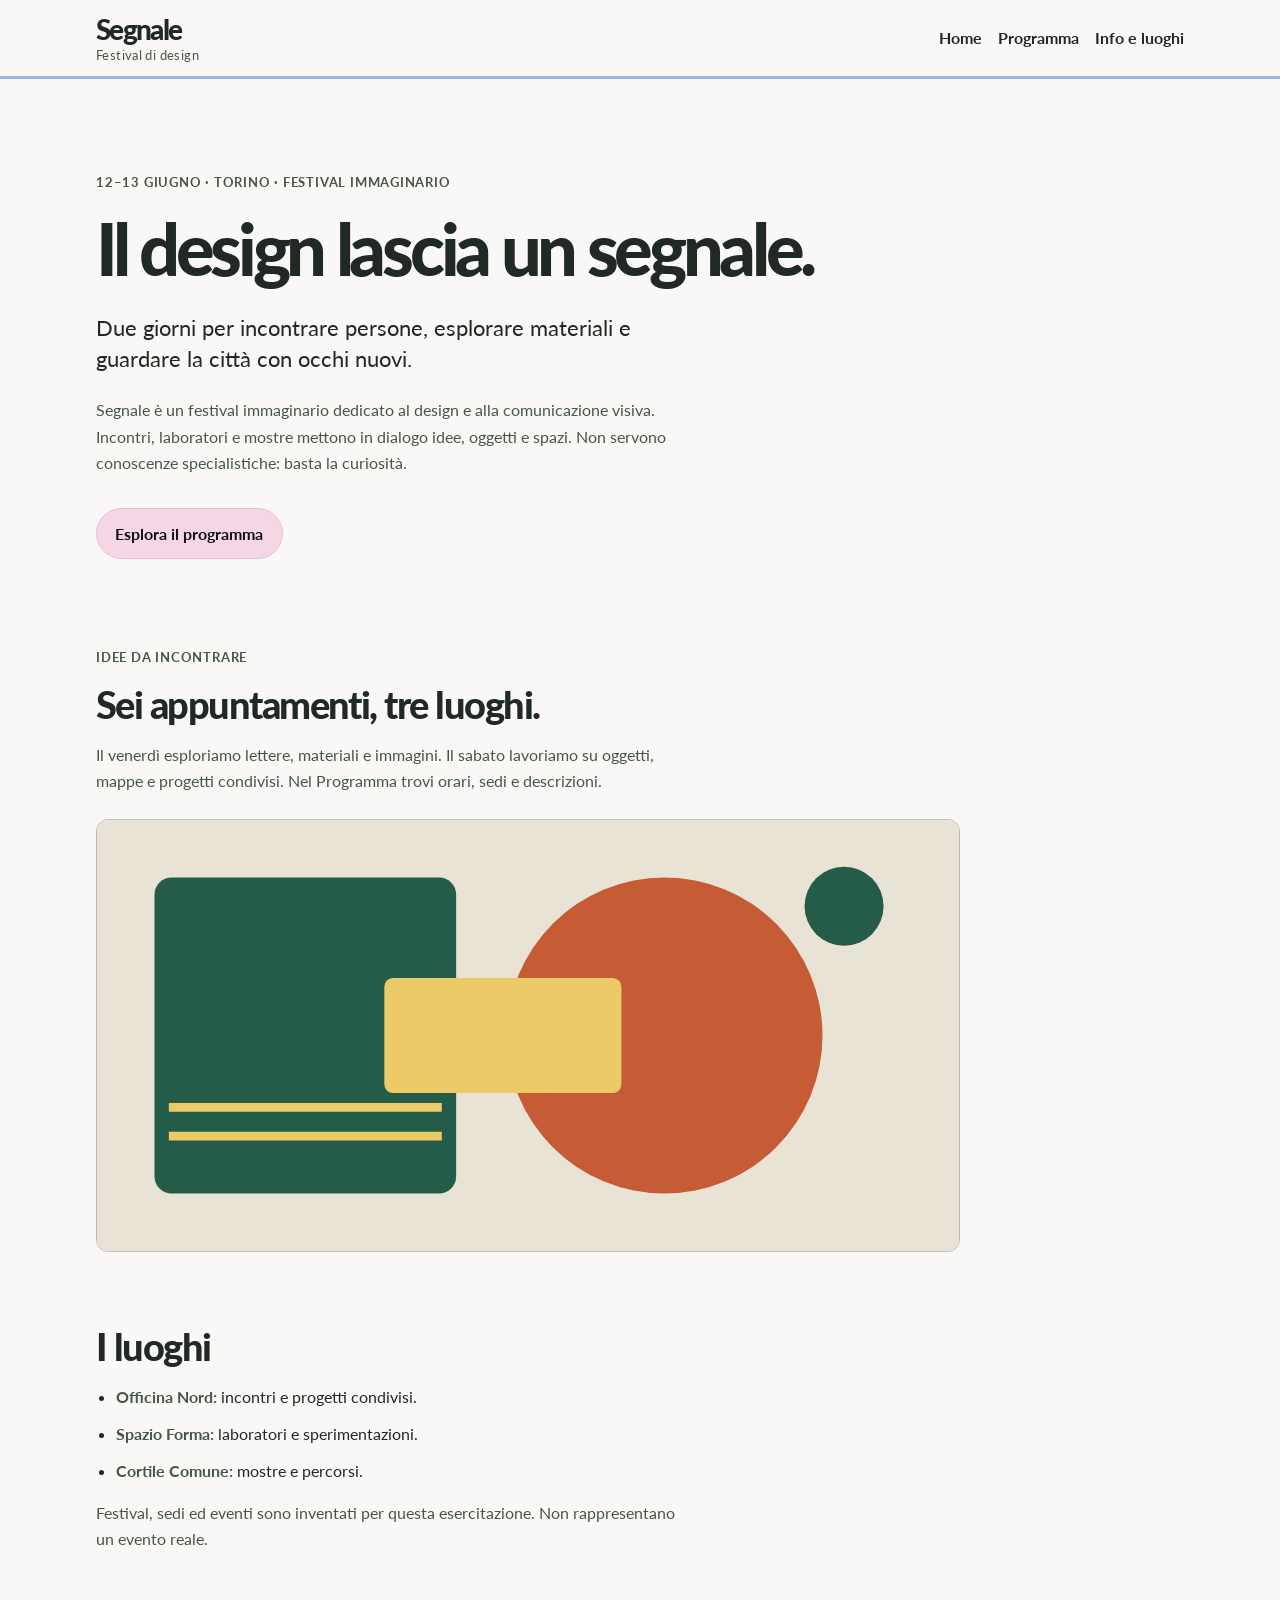
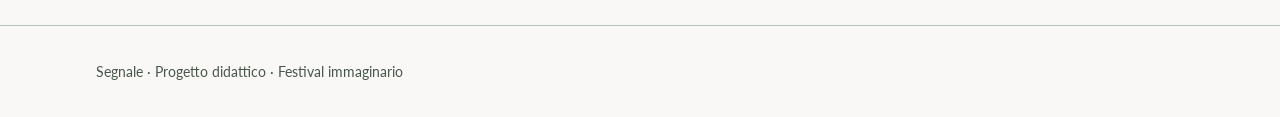
<file: index.html>
<!doctype html>
<html lang="it">
<head>
  <meta charset="utf-8">
  <meta name="viewport" content="width=device-width, initial-scale=1">
  <title>Segnale — Festival di design</title>
  <link rel="preconnect" href="https://fonts.googleapis.com">
  <link rel="preconnect" href="https://fonts.gstatic.com" crossorigin>
  <link href="https://fonts.googleapis.com/css2?family=Lato:wght@400;700&display=swap" rel="stylesheet">
  <link rel="stylesheet" href="style.css">
</head>
<body>
  <a class="skip-link" href="#contenuto">Vai al contenuto</a>

  <header class="site-header">
    <div class="container">
      <a class="brand" href="index.html">Segnale<span>Festival di design</span></a>
      <nav aria-label="Navigazione principale">
        <a href="index.html">Home</a>
        <a href="programma.html">Programma</a>
        <a href="info.html">Info e luoghi</a>
      </nav>
    </div>
  </header>

  <main id="contenuto" class="container">
    <section class="intro">
      <p class="eyebrow">12–13 giugno · Torino · Festival immaginario</p>
      <h1 id="titolo-home">Il design lascia un segnale.</h1>
      <p class="lead">Due giorni per incontrare persone, esplorare materiali e guardare la città con occhi nuovi.</p>
      <p class="reading-text">Segnale è un festival immaginario dedicato al design e alla comunicazione visiva. Incontri, laboratori e mostre mettono in dialogo idee, oggetti e spazi. Non servono conoscenze specialistiche: basta la curiosità.</p>
      <a class="button-link" href="programma.html">Esplora il programma</a>
    </section>

    <section class="content-section">
      <p class="eyebrow">Idee da incontrare</p>
      <h2 id="titolo-festival">Sei appuntamenti, tre luoghi.</h2>
      <p class="reading-text">Il venerdì esploriamo lettere, materiali e immagini. Il sabato lavoriamo su oggetti, mappe e progetti condivisi. Nel Programma trovi orari, sedi e descrizioni.</p>
      <img class="festival-image" src="assets/festival.svg" alt="Composizione geometrica di cerchi e rettangoli nei colori del festival" width="1200" height="600">
    </section>

    <section class="content-section">
      <h2 id="titolo-luoghi">I luoghi</h2>
      <ul class="venues">
        <li><strong>Officina Nord:</strong> incontri e progetti condivisi.</li>
        <li><strong>Spazio Forma:</strong> laboratori e sperimentazioni.</li>
        <li><strong>Cortile Comune:</strong> mostre e percorsi.</li>
      </ul>
      <p class="reading-text">Festival, sedi ed eventi sono inventati per questa esercitazione. Non rappresentano un evento reale.</p>
    </section>
  </main>

  <footer class="site-footer">
    <div class="container">
      <p>Segnale · Progetto didattico · Festival immaginario</p>
    </div>
  </footer>
</body>
</html>
</file>
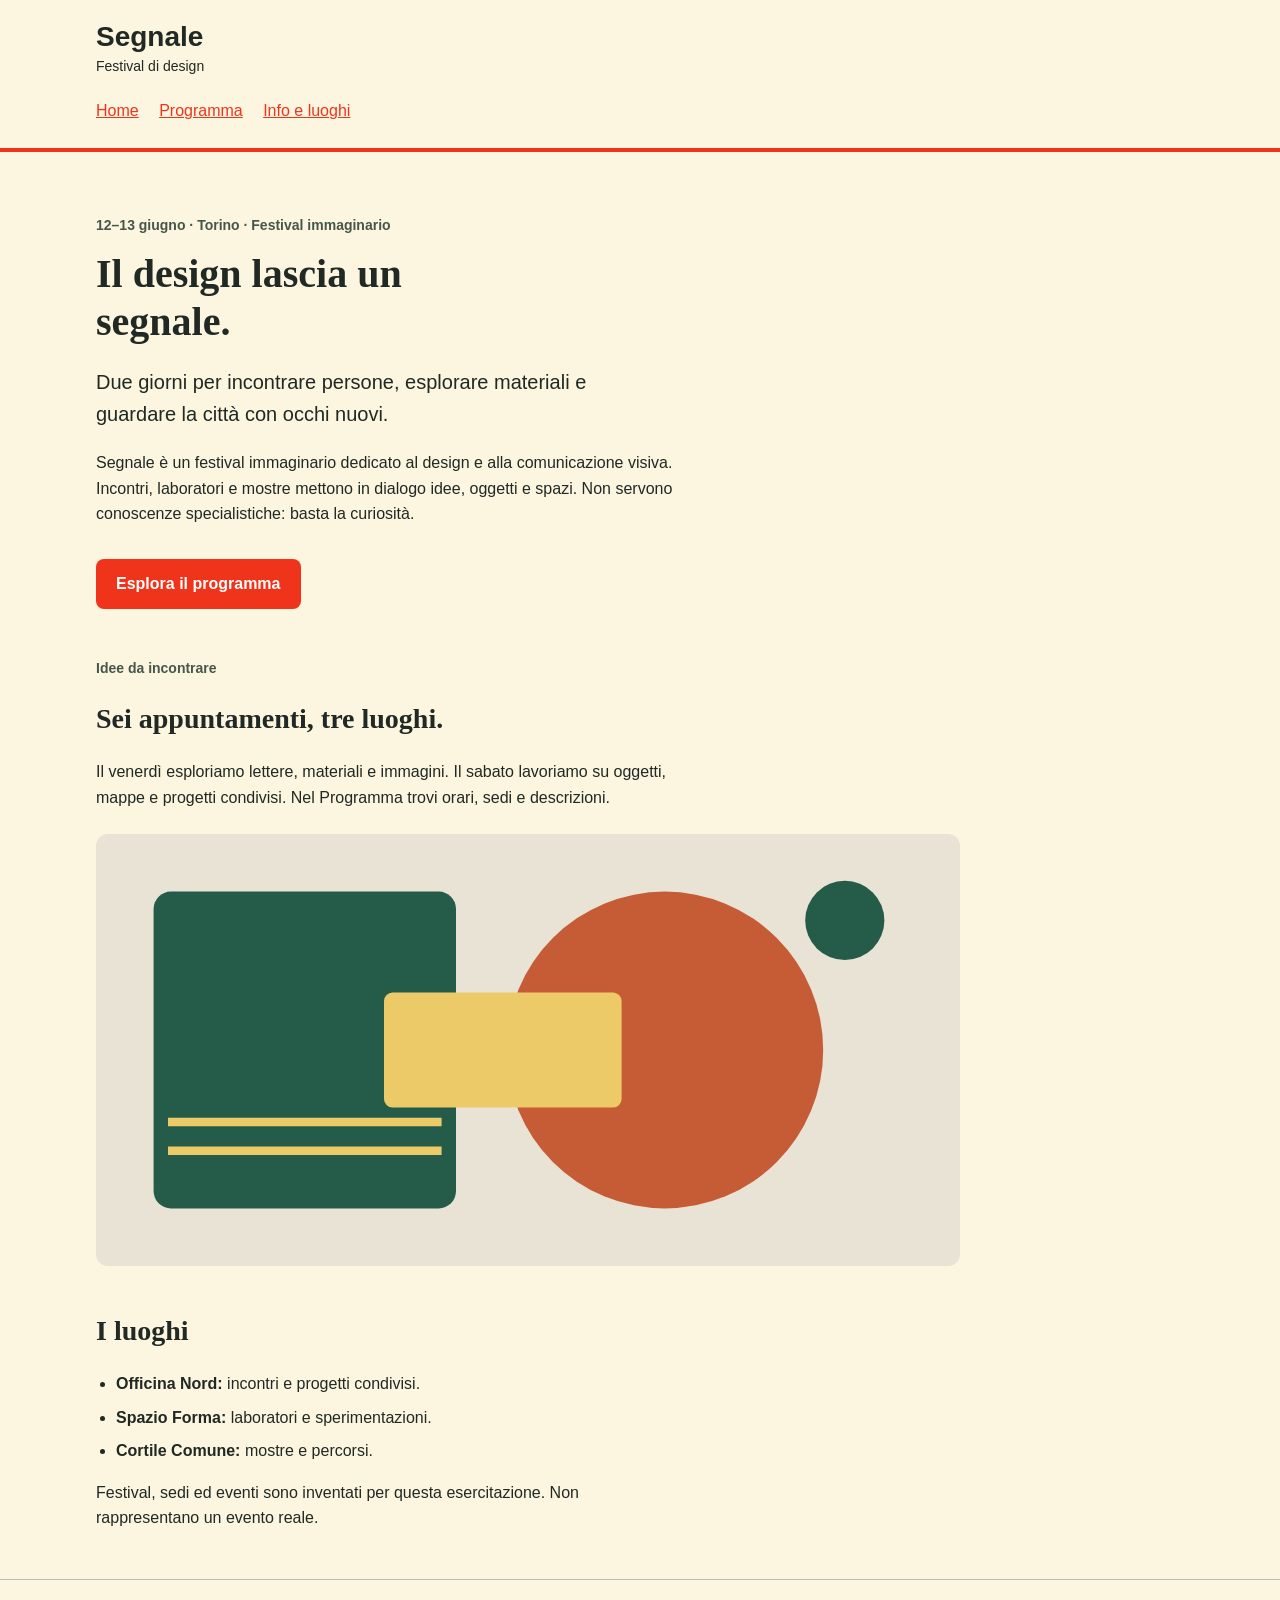
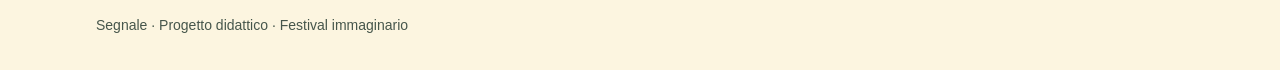
<file: festival-segnale/index.html>
<!doctype html>
<html lang="it">
<head>
  <meta charset="utf-8">
  <meta name="viewport" content="width=device-width, initial-scale=1">
  <title>Segnale — Festival di design</title>
  <link rel="stylesheet" href="style.css">
</head>
<body>
  <a class="skip-link" href="#contenuto">Vai al contenuto</a>

  <header class="site-header">
    <div class="container">
      <a class="brand" href="index.html">Segnale<span>Festival di design</span></a>
      <nav aria-label="Navigazione principale">
        <a href="index.html">Home</a>
        <a href="programma.html">Programma</a>
        <a href="info.html">Info e luoghi</a>
      </nav>
    </div>
  </header>

  <main id="contenuto" class="container">
    <section class="intro">
      <p class="eyebrow">12–13 giugno · Torino · Festival immaginario</p>
      <h1 id="titolo-home">Il design lascia un segnale.</h1>
      <p class="lead">Due giorni per incontrare persone, esplorare materiali e guardare la città con occhi nuovi.</p>
      <p class="reading-text">Segnale è un festival immaginario dedicato al design e alla comunicazione visiva. Incontri, laboratori e mostre mettono in dialogo idee, oggetti e spazi. Non servono conoscenze specialistiche: basta la curiosità.</p>
      <a class="button-link" href="programma.html">Esplora il programma</a>
    </section>

    <section class="content-section">
      <p class="eyebrow">Idee da incontrare</p>
      <h2 id="titolo-festival">Sei appuntamenti, tre luoghi.</h2>
      <p class="reading-text">Il venerdì esploriamo lettere, materiali e immagini. Il sabato lavoriamo su oggetti, mappe e progetti condivisi. Nel Programma trovi orari, sedi e descrizioni.</p>
      <img class="festival-image" src="assets/festival.svg" alt="Composizione geometrica di cerchi e rettangoli nei colori del festival" width="1200" height="600">
    </section>

    <section class="content-section">
      <h2 id="titolo-luoghi">I luoghi</h2>
      <ul class="venues">
        <li><strong>Officina Nord:</strong> incontri e progetti condivisi.</li>
        <li><strong>Spazio Forma:</strong> laboratori e sperimentazioni.</li>
        <li><strong>Cortile Comune:</strong> mostre e percorsi.</li>
      </ul>
      <p class="reading-text">Festival, sedi ed eventi sono inventati per questa esercitazione. Non rappresentano un evento reale.</p>
    </section>
  </main>

  <footer class="site-footer">
    <div class="container">
      <p>Segnale · Progetto didattico · Festival immaginario</p>
    </div>
  </footer>
</body>
</html>
</file>
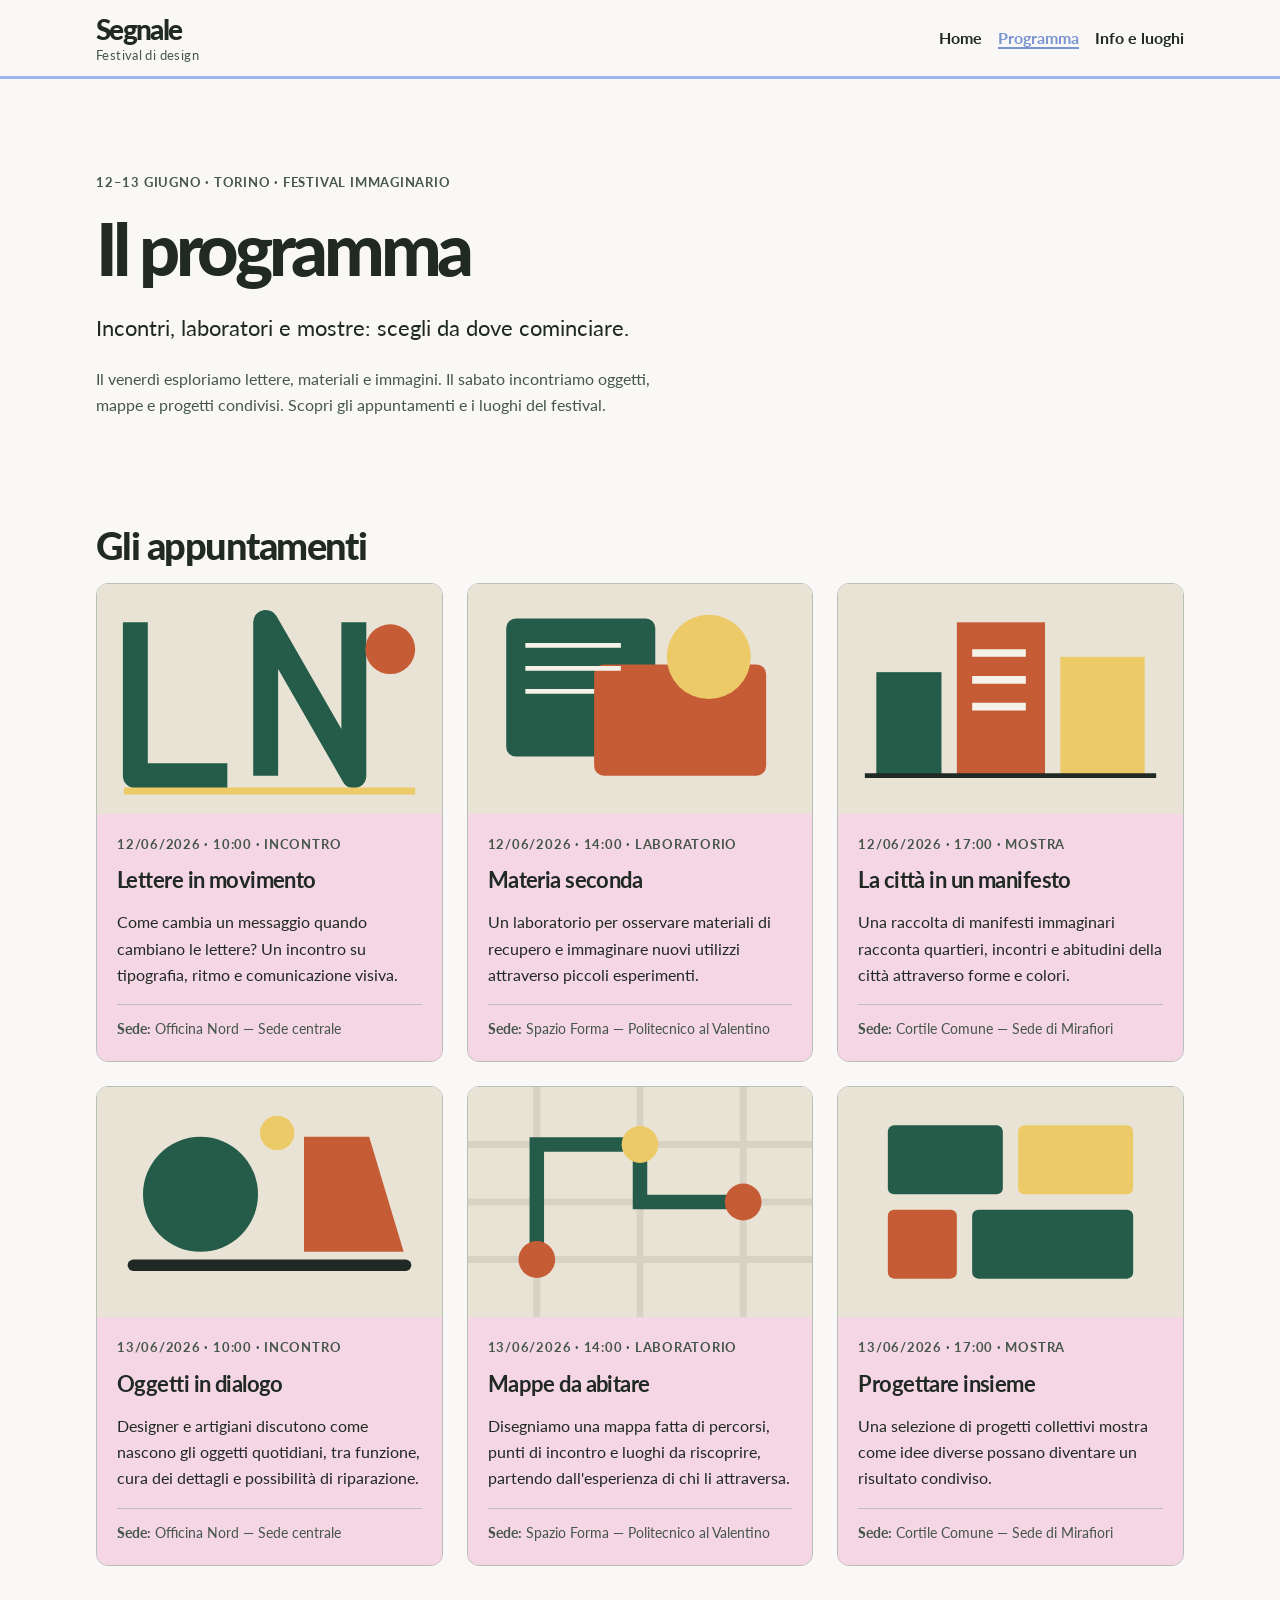
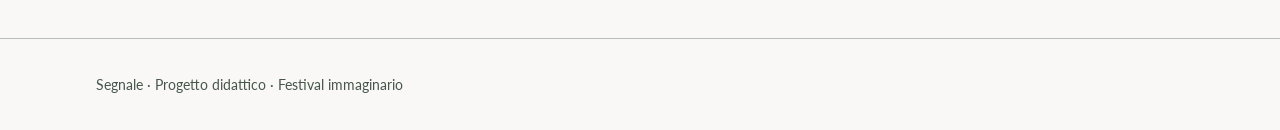
<file: programma.html>
<!doctype html>
<html lang="it">
<head>
  <meta charset="utf-8">
  <meta name="viewport" content="width=device-width, initial-scale=1">
  <title>Programma — Segnale</title>
  <link rel="preconnect" href="https://fonts.googleapis.com">
  <link rel="preconnect" href="https://fonts.gstatic.com" crossorigin>
  <link href="https://fonts.googleapis.com/css2?family=Lato:wght@400;700&display=swap" rel="stylesheet">
  <link rel="stylesheet" href="style.css">
</head>
<body>
  <a class="skip-link" href="#contenuto">Vai al contenuto</a>

  <header class="site-header">
    <div class="container">
      <a class="brand" href="index.html">Segnale<span>Festival di design</span></a>
      <nav aria-label="Navigazione principale">
        <a href="index.html">Home</a>
        <a href="programma.html" aria-current="page">Programma</a>
        <a href="info.html">Info e luoghi</a>
      </nav>
    </div>
  </header>

  <main id="contenuto" class="container">
    <section class="intro">
      <p class="eyebrow">12–13 giugno · Torino · Festival immaginario</p>
      <h1 id="titolo-programma">Il programma</h1>
      <p class="lead">Incontri, laboratori e mostre: scegli da dove cominciare.</p>
      <p class="reading-text">
        Il venerdì esploriamo lettere, materiali e immagini. Il sabato incontriamo
        oggetti, mappe e progetti condivisi. Scopri gli appuntamenti e i luoghi
        del festival.
      </p>
    </section>

    <section class="content-section" aria-labelledby="titolo-eventi">
      <h2 id="titolo-eventi">Gli appuntamenti</h2>
      <p id="stato-programma" role="status" aria-live="polite">
        Caricamento del programma…
      </p>
      <div class="event-grid" id="event-grid"></div>
    </section>
  </main>

  <footer class="site-footer">
    <div class="container">
      <p>Segnale · Progetto didattico · Festival immaginario</p>
    </div>
  </footer>

  <script>
    const statoProgramma = document.querySelector("#stato-programma");
    const grigliaEventi = document.querySelector("#event-grid");

    function formattaData(data) {
      const [anno, mese, giorno] = data.split("-");
      return `${giorno}/${mese}/${anno}`;
    }

    async function caricaProgramma() {
      try {
        const [rispostaEventi, rispostaSedi] = await Promise.all([
          fetch("dati/eventi.json"),
          fetch("dati/sedi.json")
        ]);

        if (!rispostaEventi.ok || !rispostaSedi.ok) {
          throw new Error("Non è stato possibile leggere i file JSON.");
        }

        const [eventi, sedi] = await Promise.all([
          rispostaEventi.json(),
          rispostaSedi.json()
        ]);

        if (!Array.isArray(eventi) || !Array.isArray(sedi)) {
          throw new Error("Il formato dei file JSON non è valido.");
        }

        grigliaEventi.replaceChildren();

        if (eventi.length === 0) {
          statoProgramma.textContent =
            "Al momento non ci sono eventi in programma.";
          return;
        }

        const sediPerId = new Map(sedi.map(sede => [sede.id, sede]));

        for (const evento of eventi) {
          const sede = sediPerId.get(evento.sede_id);

          const scheda = document.createElement("article");
          scheda.className = "event-card";

          const immagine = document.createElement("img");
          immagine.src = evento.immagine;
          immagine.alt = evento.immagine_alt || "";
          immagine.width = 900;
          immagine.height = 600;

          const corpo = document.createElement("div");
          corpo.className = "event-body";

          const meta = document.createElement("p");
          meta.className = "event-meta";
          meta.textContent =
            `${formattaData(evento.data)} · ${evento.orario} · ${evento.categoria}`;

          const titolo = document.createElement("h3");
          titolo.textContent = evento.titolo;

          const descrizione = document.createElement("p");
          descrizione.textContent = evento.descrizione;

          const luogo = document.createElement("p");
          luogo.className = "event-place";

          const etichettaSede = document.createElement("strong");
          etichettaSede.textContent = "Sede:";

          luogo.append(
            etichettaSede,
            ` ${sede ? sede.nome : "Sede da definire"}`
          );

          corpo.append(meta, titolo, descrizione, luogo);
          scheda.append(immagine, corpo);
          grigliaEventi.append(scheda);
        }

        statoProgramma.textContent = "";
      } catch (errore) {
        console.error(errore);
        statoProgramma.textContent =
          "Non è stato possibile caricare il programma. Riprova più tardi.";
      }
    }

    caricaProgramma();
  </script>
</body>
</html>
</file>
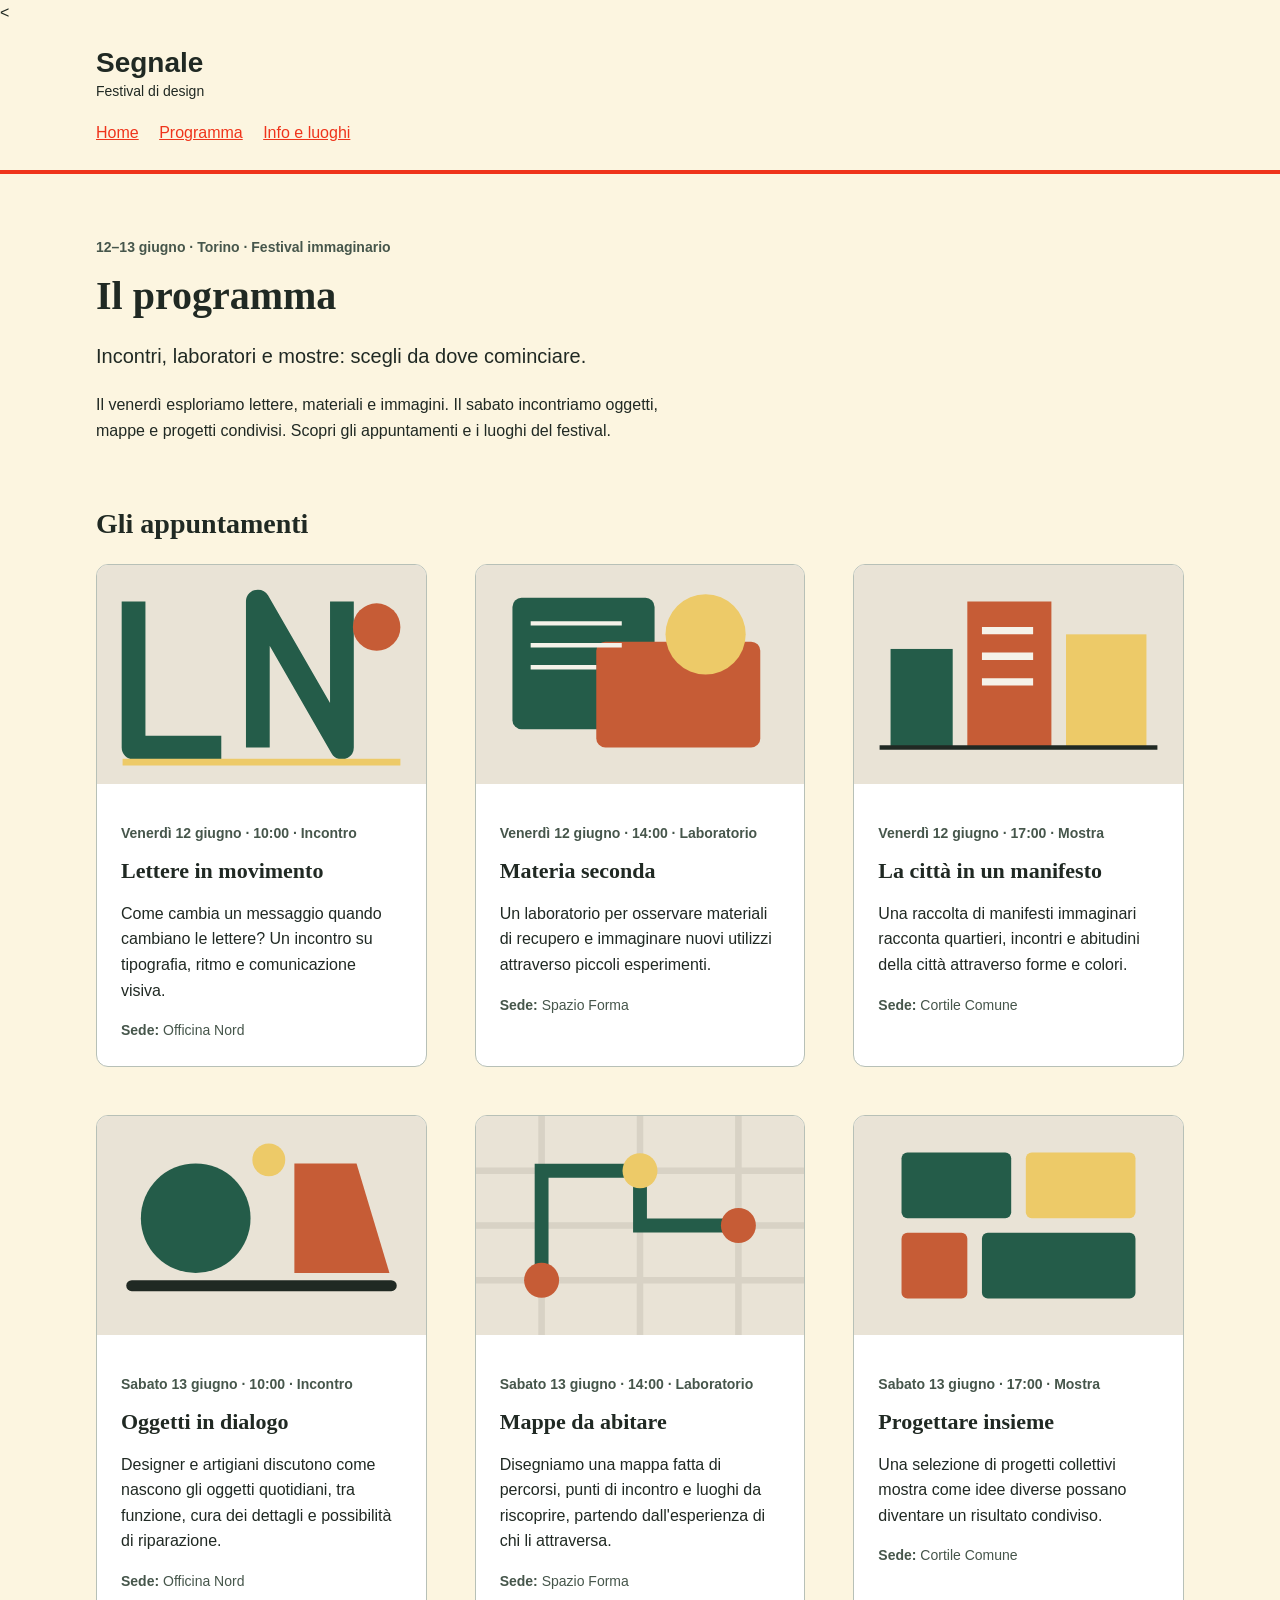
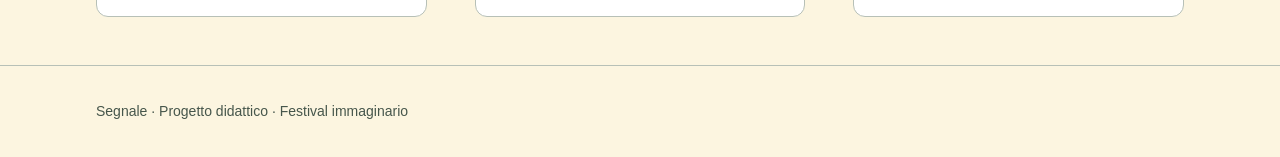
<file: festival-segnale/programma.html>
<<!doctype html>
<html lang="it">
<head>
  <meta charset="utf-8">
  <meta name="viewport" content="width=device-width, initial-scale=1">
  <title>Programma — Segnale</title>
  <link rel="stylesheet" href="style.css">
</head>
<body>
  <a class="skip-link" href="#contenuto">Vai al contenuto</a>

  <header class="site-header">
    <div class="container">
      <a class="brand" href="index.html">Segnale<span>Festival di design</span></a>
      <nav aria-label="Navigazione principale">
        <a href="index.html">Home</a>
        <a href="programma.html">Programma</a>
        <a href="info.html">Info e luoghi</a>
      </nav>
    </div>
  </header>

  <main id="contenuto" class="container">
    <section class="intro">
      <p class="eyebrow">12–13 giugno · Torino · Festival immaginario</p>
      <h1 id="titolo-programma">Il programma</h1>
      <p class="lead">Incontri, laboratori e mostre: scegli da dove cominciare.</p>
      <p class="reading-text">Il venerdì esploriamo lettere, materiali e immagini. Il sabato incontriamo oggetti, mappe e progetti condivisi. Scopri gli appuntamenti e i luoghi del festival.</p>
    </section>

    <section class="content-section">
      <h2 id="titolo-eventi">Gli appuntamenti</h2>
      <div class="event-grid">
        <article class="event-card">
          <img src="assets/lettere-in-movimento.svg" alt="Lettere geometriche disposte su una griglia" width="900" height="600">
          <div class="event-body">
            <p class="event-meta">Venerdì 12 giugno · 10:00 · Incontro</p>
            <h3>Lettere in movimento</h3>
            <p>Come cambia un messaggio quando cambiano le lettere? Un incontro su tipografia, ritmo e comunicazione visiva.</p>
            <p class="event-place"><strong>Sede:</strong> Officina Nord</p>
          </div>
        </article>

        <article class="event-card">
          <img src="assets/materia-seconda.svg" alt="Forme sovrapposte che richiamano campioni di materiali" width="900" height="600">
          <div class="event-body">
            <p class="event-meta">Venerdì 12 giugno · 14:00 · Laboratorio</p>
            <h3>Materia seconda</h3>
            <p>Un laboratorio per osservare materiali di recupero e immaginare nuovi utilizzi attraverso piccoli esperimenti.</p>
            <p class="event-place"><strong>Sede:</strong> Spazio Forma</p>
          </div>
        </article>

        <article class="event-card">
          <img src="assets/citta-manifesto.svg" alt="Rettangoli colorati compongono una città astratta." width="900" height="600">
          <div class="event-body">
            <p class="event-meta">Venerdì 12 giugno · 17:00 · Mostra</p>
            <h3>La città in un manifesto</h3>
            <p>Una raccolta di manifesti immaginari racconta quartieri, incontri e abitudini della città attraverso forme e colori.</p>
            <p class="event-place"><strong>Sede:</strong> Cortile Comune</p>
          </div>
        </article>

        <article class="event-card">
          <img src="assets/oggetti-dialogo.svg" alt="Due forme geometriche si fronteggiano sopra una linea comune." width="900" height="600">
          <div class="event-body">
            <p class="event-meta">Sabato 13 giugno · 10:00 · Incontro</p>
            <h3>Oggetti in dialogo</h3>
            <p>Designer e artigiani discutono come nascono gli oggetti quotidiani, tra funzione, cura dei dettagli e possibilità di riparazione.</p>
            <p class="event-place"><strong>Sede:</strong> Officina Nord</p>
          </div>
        </article>

        <article class="event-card">
          <img src="assets/mappe-abitare.svg" alt="Un percorso collega tre punti su una mappa geometrica." width="900" height="600">
          <div class="event-body">
            <p class="event-meta">Sabato 13 giugno · 14:00 · Laboratorio</p>
            <h3>Mappe da abitare</h3>
            <p>Disegniamo una mappa fatta di percorsi, punti di incontro e luoghi da riscoprire, partendo dall'esperienza di chi li attraversa.</p>
            <p class="event-place"><strong>Sede:</strong> Spazio Forma</p>
          </div>
        </article>

        <article class="event-card">
          <img src="assets/progettare-insieme.svg" alt="Moduli di colori diversi si incastrano in una composizione comune." width="900" height="600">
          <div class="event-body">
            <p class="event-meta">Sabato 13 giugno · 17:00 · Mostra</p>
            <h3>Progettare insieme</h3>
            <p>Una selezione di progetti collettivi mostra come idee diverse possano diventare un risultato condiviso.</p>
            <p class="event-place"><strong>Sede:</strong> Cortile Comune</p>
          </div>
        </article>
      </div>
    </section>
  </main>

  <footer class="site-footer">
    <div class="container">
      <p>Segnale · Progetto didattico · Festival immaginario</p>
    </div>
  </footer>
</body>
</html>
</file>
<file: style.css>
/* Segnale: stile condiviso per Home, Programma e Info e luoghi. */

:root {
  --colore-primario: #9BB4ED;
  --colore-primario-scuro: #7A94D0;
  --colore-rosa: #F5D6E5;
  --colore-rosa-hover: #edc3d7;
  --colore-sfondo: #f9f8f6;
  --colore-testo: #202923;
  --colore-secondario: #46564b;
  --colore-bordo: #b7c0b7;
  --colore-bianco: #ffffff;

  --font-testo: "Lato", Arial, Helvetica, sans-serif;
  --font-titoli: "Lato", Arial, Helvetica, sans-serif;
  --raggio: 0.75rem;
}

* {
  box-sizing: border-box;
}

html {
  scroll-behavior: smooth;
}

body {
  margin: 0;
  background: var(--colore-sfondo);
  color: var(--colore-testo);
  font-family: var(--font-testo);
  font-size: 1rem;
  line-height: 1.65;
}

img {
  max-width: 100%;
}

a {
  color: var(--colore-testo);
  text-underline-offset: 0.2em;
}

a:hover {
  color: var(--colore-primario-scuro);
}

a:focus-visible,
button:focus-visible {
  outline: 3px solid var(--colore-testo);
  outline-offset: 3px;
}

.container {
  width: 92%;
  max-width: 68rem;
  margin-inline: auto;
}

/* Link di accessibilità */
.skip-link {
  position: absolute;
  top: -6rem;
  left: 1rem;
  z-index: 2000;
  padding: 0.75rem 1rem;
  background: var(--colore-bianco);
  color: var(--colore-testo);
}

.skip-link:focus {
  top: 1rem;
}

/* Header sticky e navigazione responsive */
.site-header {
  position: sticky;
  top: 0;
  z-index: 1000;
  padding: 0.85rem 0;
  border-bottom: 3px solid var(--colore-primario);
  background: var(--colore-sfondo);
}

.site-header .container {
  display: flex;
  flex-direction: column;
  align-items: flex-start;
  gap: 0.75rem;
}

.brand {
  display: inline-block;
  color: var(--colore-testo);
  font-size: 1.75rem;
  font-weight: 900;
  letter-spacing: -0.06em;
  line-height: 1.1;
  text-decoration: none;
}

.brand span {
  display: block;
  margin-top: 0.25rem;
  color: var(--colore-secondario);
  font-size: 0.8rem;
  font-weight: 400;
  letter-spacing: 0.03em;
}

nav {
  display: flex;
  flex-direction: column;
  align-items: flex-start;
  gap: 0.25rem;
}

nav a {
  display: inline-block;
  padding: 0.2rem 0;
  color: var(--colore-testo);
  font-weight: 700;
  text-decoration: none;
}

nav a:hover,
nav a[aria-current="page"] {
  color: var(--colore-primario-scuro);
  text-decoration: underline;
  text-decoration-thickness: 2px;
}

/* Tipografia e contenuti */
.intro {
  padding: clamp(2.5rem, 7vw, 5rem) 0 1rem;
}

.eyebrow,
.event-meta {
  color: var(--colore-secondario);
  font-size: 0.82rem;
  font-weight: 700;
  letter-spacing: 0.06em;
  text-transform: uppercase;
}

h1,
h2,
h3 {
  color: var(--colore-testo);
  font-family: var(--font-titoli);
  line-height: 1.15;
}

h1 {
  max-width: 18ch;
  margin: 0.65rem 0 1.1rem;
  font-size: clamp(2.4rem, 6vw, 4.5rem);
  font-weight: 900;
  letter-spacing: -0.06em;
}

h2 {
  margin: 0 0 1rem;
  font-size: clamp(1.7rem, 3.5vw, 2.4rem);
  font-weight: 900;
  letter-spacing: -0.04em;
}

h3 {
  margin: 0.5rem 0 0.75rem;
  font-size: 1.4rem;
  font-weight: 700;
  letter-spacing: -0.025em;
}

.lead {
  max-width: 48ch;
  color: var(--colore-testo);
  font-size: clamp(1.15rem, 2.5vw, 1.4rem);
  line-height: 1.4;
}

.reading-text {
  max-width: 65ch;
  color: var(--colore-secondario);
}

.content-section {
  margin: clamp(2.5rem, 6vw, 4.5rem) 0;
}

/* Pulsante rosa */
.button-link {
  display: inline-block;
  margin-top: 1rem;
  padding: 0.7rem 1.15rem;
  border: 1px solid #e8bfd2;
  border-radius: 999px;
  background: var(--colore-rosa);
  color: #121212;
  font-weight: 700;
  text-decoration: none;
  transition: background-color 160ms ease;
}

.button-link:hover {
  background: var(--colore-rosa-hover);
  color: #121212;
}

/* Immagine home: responsive, senza ritaglio */
.festival-image {
  display: block;
  width: 100%;
  max-width: 54rem;
  height: auto;
  margin-top: 1.5rem;
  border: 1px solid var(--colore-bordo);
  border-radius: var(--raggio);
}

/* Elenchi delle sedi */
.venues,
.venue-addresses {
  padding-left: 1.25rem;
}

.venues li,
.venue-addresses li {
  margin-bottom: 0.65rem;
}

.venues strong,
.venue-addresses strong {
  color: var(--colore-secondario);
}

/* Schede degli eventi */
.event-grid {
  display: grid;
  grid-template-columns: minmax(0, 1fr);
  gap: 1.5rem;
}

.event-card {
  min-width: 0;
  overflow: hidden;
  border: 1px solid var(--colore-bordo);
  border-radius: var(--raggio);
  background: var(--colore-rosa);
}

.event-card img {
  display: block;
  width: 100%;
  height: auto;
  object-fit: contain;
  background: var(--colore-bianco);
}

.event-body {
  padding: 1.25rem;
  background: var(--colore-rosa);
}

.event-meta {
  margin-top: 0;
  font-size: 0.8rem;
}

.event-place {
  margin-bottom: 0;
  padding-top: 0.75rem;
  border-top: 1px solid var(--colore-bordo);
  color: var(--colore-secondario);
  font-size: 0.9rem;
}

/* Galleria Swiper: immagini responsive senza ritaglio */
.luoghi-swiper {
  width: 100%;
  max-width: 54rem;
  overflow: hidden;
  border: 1px solid var(--colore-bordo);
  border-radius: var(--raggio);
  background: var(--colore-bianco);
}

.luoghi-swiper .swiper-slide {
  height: auto;
  margin: 0;
  overflow: hidden;
  background: var(--colore-bianco);
}

.luoghi-swiper .swiper-slide img {
  display: block;
  width: 100%;
  height: auto;
  max-height: 38rem;
  object-fit: contain;
  background: var(--colore-bianco);
}

.luoghi-swiper figcaption {
  display: grid;
  gap: 0.25rem;
  padding: 1rem 1.25rem;
  color: var(--colore-testo);
}

.gallery-controls {
  display: flex;
  align-items: center;
  justify-content: center;
  gap: 1.5rem;
  min-height: 3.5rem;
}

.luoghi-swiper .swiper-button-prev,
.luoghi-swiper .swiper-button-next {
  position: static;
  flex: 0 0 2.75rem;
  width: 2.75rem;
  height: 2.75rem;
  margin: 0;
  color: var(--colore-primario-scuro);
}

.luoghi-swiper .swiper-button-prev::after,
.luoghi-swiper .swiper-button-next::after {
  font-size: 1.25rem;
  font-weight: 700;
}

.luoghi-swiper .swiper-pagination {
  position: static;
  width: auto;
  color: var(--colore-testo);
}

/* Mappa */
.map-container {
  width: 100%;
  overflow: hidden;
  border: 1px solid var(--colore-bordo);
  border-radius: var(--raggio);
  background: var(--colore-bianco);
}

.map-container iframe {
  display: block;
  width: 100%;
  height: 28rem;
  border: 0;
}

/* Card meteo con striscia laterale rosa */
.weather-card {
  max-width: 42rem;
  padding: clamp(1rem, 3vw, 1.5rem);
  border: 1px solid var(--colore-bordo);
  border-left: 6px solid var(--colore-rosa);
  border-radius: var(--raggio);
  background: var(--colore-bianco);
}

.weather-values {
  display: grid;
  grid-template-columns: repeat(auto-fit, minmax(min(100%, 10rem), 1fr));
  gap: 0.75rem;
}

.weather-item {
  display: grid;
  gap: 0.25rem;
  min-width: 0;
  margin: 0;
  padding: 0.875rem;
  border-radius: 0.5rem;
  background: var(--colore-sfondo);
}

.weather-item span {
  color: var(--colore-secondario);
  font-size: 0.875rem;
}

.weather-item strong {
  color: var(--colore-testo);
  overflow-wrap: anywhere;
}

.weather-note {
  margin: 1.25rem 0 0.5rem;
}

.weather-source {
  margin: 0;
  color: var(--colore-secondario);
  font-size: 0.875rem;
}

.weather-card a {
  color: var(--colore-primario-scuro);
}

.weather-status:empty {
  display: none;
}

/* Footer */
.site-footer {
  margin-top: 3rem;
  padding: 1.25rem 0;
  border-top: 1px solid var(--colore-bordo);
  color: var(--colore-secondario);
  font-size: 0.875rem;
}

/* Layout per tablet e desktop */
@media (min-width: 600px) {
  .site-header .container {
    flex-direction: row;
    align-items: center;
    justify-content: space-between;
    gap: 1.5rem;
  }

  nav {
    flex-direction: row;
    align-items: center;
    gap: 1rem;
  }

  .event-grid {
    grid-template-columns: repeat(2, minmax(0, 1fr));
  }
}

@media (min-width: 1024px) {
  .event-grid {
    grid-template-columns: repeat(3, minmax(0, 1fr));
  }
}

@media (max-width: 480px) {
  .map-container iframe {
    height: 22rem;
  }

  .gallery-controls {
    gap: 0.75rem;
  }

  .event-body {
    padding: 1rem;
  }
}

@media (prefers-reduced-motion: reduce) {
  html {
    scroll-behavior: auto;
  }

  * {
    transition-duration: 0.01ms !important;
  }
}
</file>
<file: festival-segnale/style.css>
/* Segnale: stile condiviso per Home, Programma e Info e luoghi. */

:root {
  --colore-primario: #ef341b;
  --colore-primario-scuro: #f01313;
  --colore-sfondo: #fcf5e0;
  --colore-testo: #202923;
  --font-testo: Arial, Helvetica, sans-serif;
  --font-titoli: Georgia, "Times New Roman", serif;
}

* {
  box-sizing: border-box;
}

body {
  margin: 0;
  background: var(--colore-sfondo);
  color: var(--colore-testo);
  font-family: var(--font-testo);
  font-size: 1rem;
  line-height: 1.6;
}

a {
  color: var(--colore-primario);
}

a:hover {
  text-decoration: underline;
}

a:focus {
  outline: 3px solid var(--colore-testo);
}

.container {
  width: 92%;
  max-width: 68rem;
  margin: 0 auto;
}

.site-header {
  padding: 1.25rem 0;
  border-bottom: 4px solid var(--colore-primario);
}

.brand {
  display: inline-block;
  color: var(--colore-testo);
  font-size: 1.75rem;
  font-weight: bold;
  line-height: 1.2;
  text-decoration: none;
}

.brand span {
  display: block;
  margin-top: 0.25rem;
  font-size: 0.875rem;
  font-weight: normal;
}

nav {
  margin-top: 1rem;
}

nav a {
  display: inline-block;
  margin-right: 1rem;
  padding: 0.25rem 0;
}

.intro {
  padding: 3rem 0 1rem;
}

.eyebrow,
.event-meta {
  color: #46564b;
  font-size: 0.875rem;
  font-weight: bold;
}

h1,
h2,
h3 {
  font-family: var(--font-titoli);
  line-height: 1.2;
}

h1 {
  max-width: 18ch;
  margin: 0.75rem 0 1.25rem;
  font-size: 2.5rem;
}

h2 {
  font-size: 1.75rem;
}

h3 {
  margin: 0.5rem 0 0.75rem;
  font-size: 1.375rem;
}

.lead {
  max-width: 48ch;
  font-size: 1.25rem;
}

.reading-text {
  max-width: 65ch;
}

.button-link {
  display: inline-block;
  margin-top: 1rem;
  padding: 0.75rem 1.25rem;
  border-radius: 0.5rem;
  background: var(--colore-primario);
  color: #ffffff;
  font-weight: bold;
  text-decoration: none;
}

.button-link:hover {
  background: var(--colore-primario-scuro);
}

.content-section {
  margin: 2rem 0 3rem;
}

.festival-image {
  display: block;
  width: 100%;
  max-width: 54rem;
  height: auto;
  margin-top: 1.5rem;
  border-radius: 0.75rem;
}

.venues {
  padding-left: 1.25rem;
}

.venues li {
  margin-bottom: 0.5rem;
}

.event-grid {
  display: grid;
  grid-template-columns: 1fr;
  gap: 3rem;
}

.event-card {
  overflow: hidden;
  border: 1px solid #b7c0b7;
  border-radius: 0.75rem;
  background: #ffffff;
}

.event-card img {
  display: block;
  width: 100%;
  height: auto;
}

.event-body {
  padding: 1.5rem;
}

.event-place {
  margin-bottom: 0;
  color: #46564b;
  font-size: 0.875rem;
}

.site-footer {
  padding: 1.25rem 0;
  border-top: 1px solid #b7c0b7;
  color: #46564b;
  font-size: 0.875rem;
}

.skip-link {
  position: absolute;
  top: -6rem;
  left: 1rem;
  padding: 0.75rem 1rem;
  background: #ffffff;
  color: var(--colore-testo);
}

.skip-link:focus {
  top: 1rem;
}

/* Galleria fotografica */
.luoghi-swiper {
  width: 100%;
  max-width: 54rem;
  overflow: hidden;
  border-radius: 0.75rem;
  background: #ffffff;
}

.luoghi-swiper .swiper-slide {
  height: auto;
  margin: 0;
  border: 1px solid #b7c0b7;
  border-radius: 0.75rem;
  overflow: hidden;
}

.luoghi-swiper .swiper-slide img {
  display: block;
  width: 100%;
  height: auto;
  aspect-ratio: 3 / 2;
  object-fit: cover;
}

.luoghi-swiper figcaption {
  display: grid;
  gap: 0.25rem;
  padding: 1rem 1.25rem;
  color: var(--colore-testo);
}

.gallery-controls {
  display: flex;
  align-items: center;
  justify-content: center;
  gap: 1.5rem;
  min-height: 3.5rem;
}

.luoghi-swiper .swiper-button-prev,
.luoghi-swiper .swiper-button-next {
  position: static;
  width: 2.75rem;
  height: 2.75rem;
  margin: 0;
  color: var(--colore-primario);
}

.luoghi-swiper .swiper-button-prev::after,
.luoghi-swiper .swiper-button-next::after {
  font-size: 1.25rem;
  font-weight: bold;
}

.luoghi-swiper .swiper-pagination {
  position: static;
  width: auto;
  color: var(--colore-testo);
}

.luoghi-swiper button:focus-visible,
a:focus-visible {
  outline: 3px solid var(--colore-testo);
  outline-offset: 3px;
}

/* Mappa e indirizzi */
.map-container {
  width: 100%;
  overflow: hidden;
  border: 1px solid #b7c0b7;
  border-radius: 0.75rem;
}

.map-container iframe {
  display: block;
  width: 100%;
  height: 28rem;
  border: 0;
}

.venue-addresses {
  padding-left: 1.25rem;
}

.venue-addresses li {
  margin-bottom: 1rem;
}

@media (min-width: 600px) {
  .event-grid {
    grid-template-columns: repeat(2, 1fr);
  }
}

@media (min-width: 1024px) {
  .event-grid {
    grid-template-columns: repeat(3, 1fr);
  }
}

@media (max-width: 480px) {
  .map-container iframe {
    height: 22rem;
  }

  .gallery-controls {
    gap: 0.75rem;
  }
}
</file>
